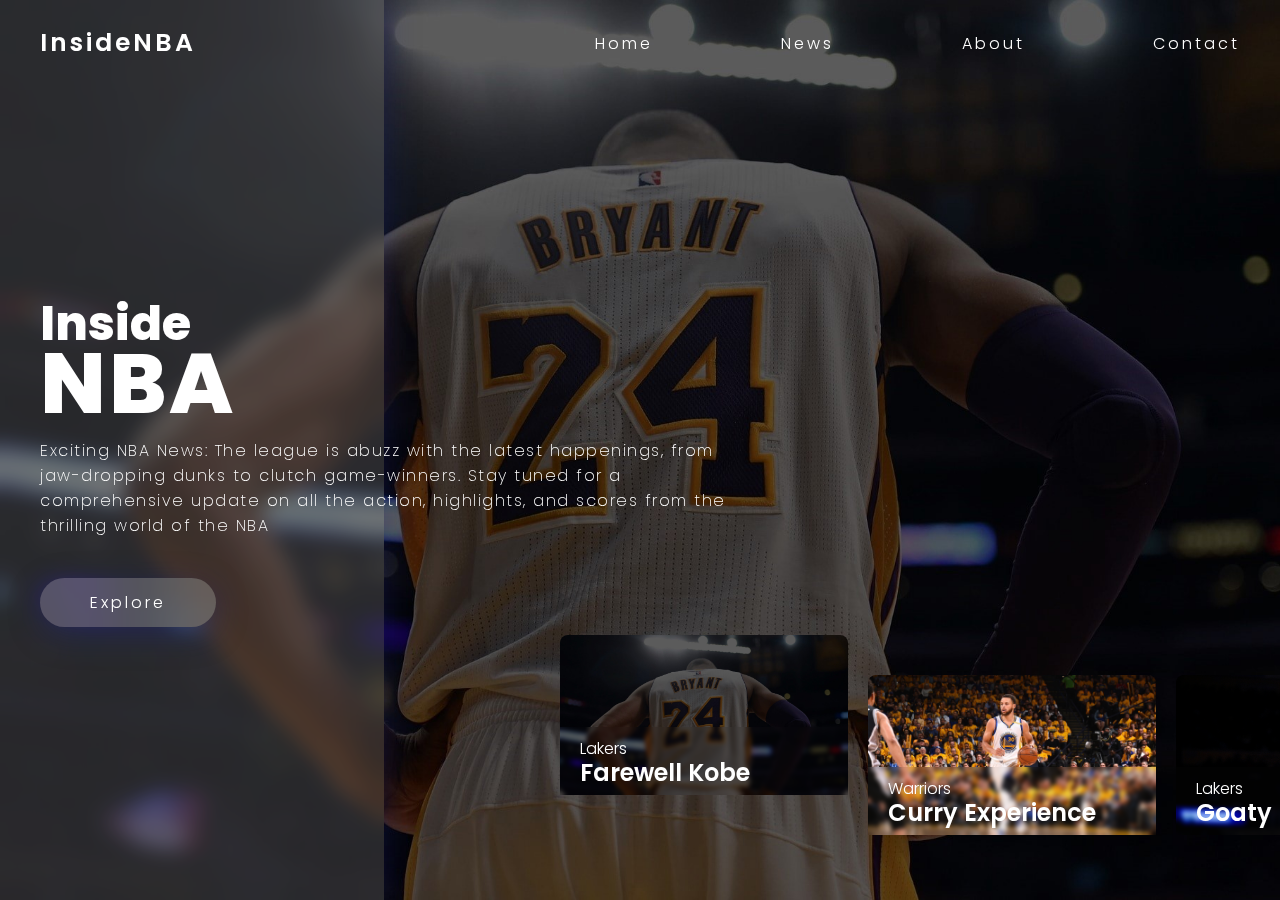
<file: index.html>
<!DOCTYPE html>
<html lang="en">
  <head>
    <meta charset="UTF-8" />
    <meta http-equiv="X-UA-Compatible" content="IE=edge" />
    <meta name="viewport" content="width=device-width, initial-scale=1.0" />
    <link rel="preconnect" href="https://fonts.googleapis.com" />
    <link rel="preconnect" href="https://fonts.gstatic.com" crossorigin />
    <link
      href="https://fonts.googleapis.com/css2?family=Poppins:ital,wght@0,100;0,200;0,300;0,400;0,500;0,700;1,300&display=swap"
      rel="stylesheet"
    />
    <link rel="stylesheet" href="styles.css" />
    <link href="https://unpkg.com/aos@2.3.1/dist/aos.css" rel="stylesheet" />
    <link rel="icon" type="image/x-icon" href="/tourist-boilerplate-main/assets/img/logo/1-removebg-preview.png">
    <title>InsideNBA</title>
  </head>
  <body>
    <div class="container">
      <div class="header">
        <div class="logo">insideNBA</div>
        <ul data-aos="fade-down" data-aos-duration="800">
          <li><a href="index.html" style="text-decoration:none; letter-spacing: 3px; font-weight: 300; font-size: 16px; color: #fff;">Home</a></li>
          <li><a href="news.html"  style="text-decoration:none; letter-spacing: 3px; font-weight: 300; font-size: 16px; color: #fff;">News</a></li>
          <li><a href="about.html"  style="text-decoration:none; letter-spacing: 3px; font-weight: 300; font-size: 16px; color: #fff;">About</a></li>
          <li><a href="news.html"  style="text-decoration:none; letter-spacing: 3px; font-weight: 300; font-size: 16px; color: #fff;">Contact</a></li>
        </ul>
      </div>
      <div
        class="banner"
        style="background-image: url('./assets/img/mayon/1.jpg')"
      >
        <div
          class="glass-wrapper"
          data-aos="fade-right"
          data-aos-delay="300"
          data-aos-duration="800"
        ></div>
      </div>
      <div class="hero-title">
        <p data-aos="fade-left" data-aos-delay="500" data-aos-duration="700">
          Inside
        </p>
        <p
          class="country"
          class="country"
          data-aos="fade-left"
          data-aos-delay="600"
          data-aos-duration="700"
        >
          NBA
        </p>
        <div
          class="details"
          class="details"
          data-aos="fade-left"
          data-aos-delay="700"
          data-aos-duration="700"
        >
        Exciting NBA News: The league is abuzz with the latest happenings, from jaw-dropping dunks to clutch game-winners. Stay tuned for a comprehensive update on all the action, highlights, and scores from the thrilling world of the NBA
        </div>
        <div
          class="explore"
          class="explore"
          data-aos="fade-left"
          data-aos-delay="800"
          data-aos-duration="700"
        >
          <button><a href="news.html" style="text-decoration:none; letter-spacing: 3px; font-weight: 300; font-size: 16px; color: #fff;">Explore</a></button>
        </div>
      </div>
      <div class="tourist-list">
        <ul class="place-list">
          <li
            class="active"
            data-aos="fade-down"
            data-aos-delay="600"
            data-aos-duration="700"
            data-img="./assets/img/mayon/1.jpg"
          >
            <div
              class="thumbnail"
              style="background: url('./assets/img/mayon/1.jpg')"
            >
              <div class="details">
               <a href="https://youtu.be/Eg0mxPXIpLY?si=DdWZkDEodqy44PsG" style="text-decoration:none;"><p class="province">Lakers</p></a> 
               <a href="https://youtu.be/Eg0mxPXIpLY?si=DdWZkDEodqy44PsG" style="text-decoration:none;"> <p class="place-name">Farewell Kobe</p></a>
              </div>
            </div>
          </li>
          <li
            data-img="./assets/img/bohol/steph.jpg"
            data-aos="fade-down"
            data-aos-delay="750"
            data-aos-duration="700"
          >
            <div
              class="thumbnail"
              style="background: url('./assets/img/bohol/steph.jpg')"
            >
              <div class="details">
                <a href="https://youtu.be/dbf-xGWJ4wA?si=5_md6jljIDFu0Bw3" style="text-decoration:none;"><p class="province">Warriors</p></a> 
                <a href="https://youtu.be/dbf-xGWJ4wA?si=5_md6jljIDFu0Bw3" style="text-decoration:none;"><p class="place-name">Curry Experience</p></a> 
              </div>
            </div>
          </li>
          <li
            data-img="./assets/img/palawan/lebron.jpg"
            data-aos="fade-down"
            data-aos-delay="850"
            data-aos-duration="700"
          >
            <div
              class="thumbnail"
              style="background: url('./assets/img/palawan/lebron.jpg')"
            >
              <div class="details">
                <a href="https://youtu.be/S9BwjJ6PfYs?si=y_vVLkCRibSGT5l_" style="text-decoration:none;"><p class="province">Lakers</p></a> 
                <a href="https://youtu.be/S9BwjJ6PfYs?si=y_vVLkCRibSGT5l_" style="text-decoration:none;"> <p class="place-name">Goaty Lebron?</p></a>
              </div>
            </div>
          </li>
        </ul>
      </div>
    </div>
  </body>
  <style></style>
  <script src="https://unpkg.com/aos@2.3.1/dist/aos.js"></script>
  <script>
    AOS.init();

    let places = document.querySelectorAll(".place-list li");
    let active = "/assets/img/mayon/mayon-1.webp";

    places.forEach((e) => {
      e.addEventListener("mouseenter", (event) => {
        places.forEach((e) => {
          e.classList.remove("active");
        });

        event.target.classList.add("active");
        active = event.target.getAttribute("data-img");
        let banner = document.querySelector(".banner");
        banner.style.backgroundImage = `url('${active}')`;
      });
    });
  </script>
</html>
</file>
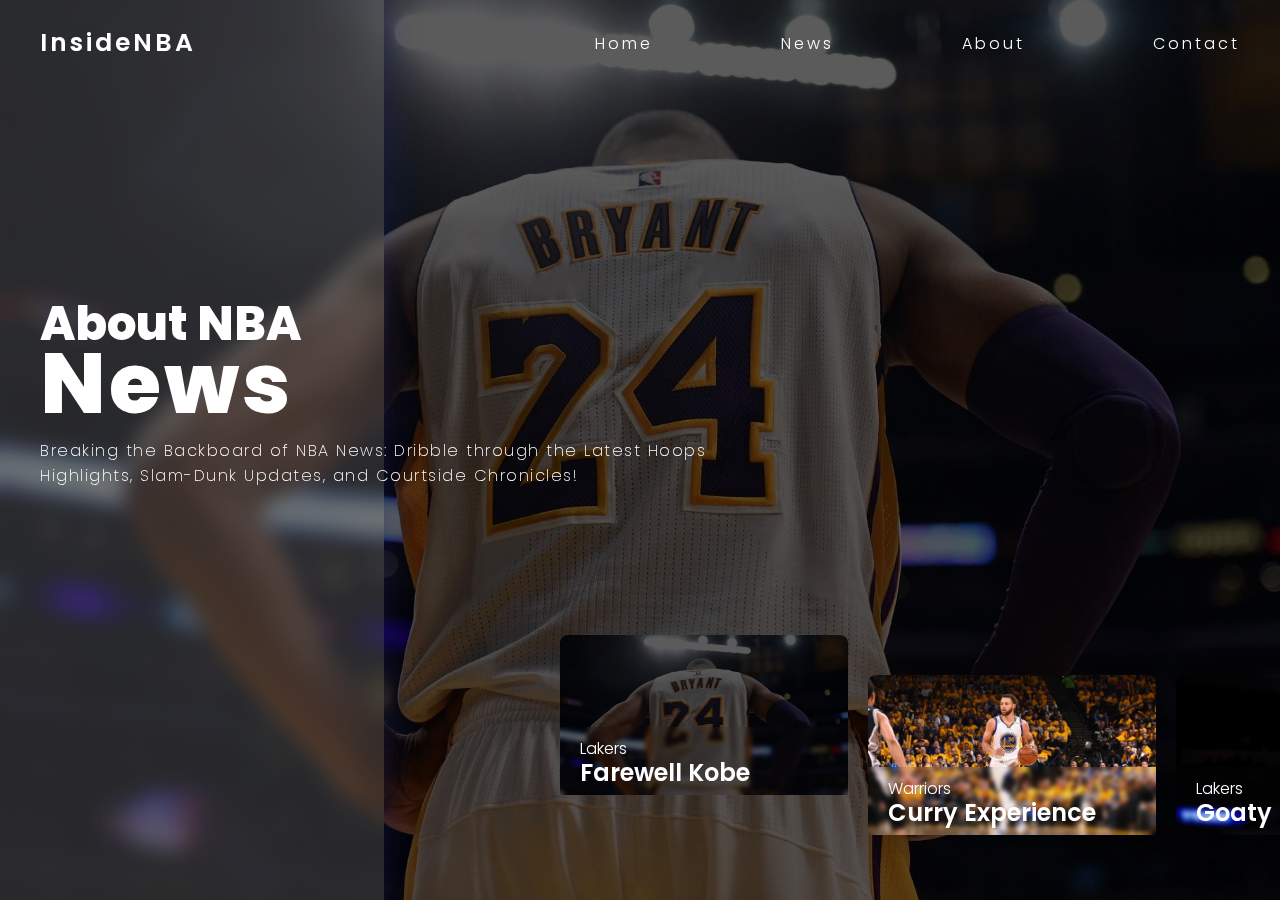
<file: about.html>
<!DOCTYPE html>
<html lang="en">
  <head>
    <meta charset="UTF-8" />
    <meta http-equiv="X-UA-Compatible" content="IE=edge" />
    <meta name="viewport" content="width=device-width, initial-scale=1.0" />
    <link rel="preconnect" href="https://fonts.googleapis.com" />
    <link rel="preconnect" href="https://fonts.gstatic.com" crossorigin />
    <link
      href="https://fonts.googleapis.com/css2?family=Poppins:ital,wght@0,100;0,200;0,300;0,400;0,500;0,700;1,300&display=swap"
      rel="stylesheet"
    />
    <link rel="stylesheet" href="styles.css" />
    <link href="https://unpkg.com/aos@2.3.1/dist/aos.css" rel="stylesheet" />
    <link rel="icon" type="image/x-icon" href="/tourist-boilerplate-main/assets/img/logo/1-removebg-preview.png">
    <title>InsideNBA</title>
  </head>
  <body>
    <div class="container">
      <div class="header">
        <div class="logo">insideNBA</div>
        <ul data-aos="fade-down" data-aos-duration="800">
          <li><a href="index.html" style="text-decoration:none; letter-spacing: 3px; font-weight: 300; font-size: 16px; color: #fff;">Home</a></li>
          <li><a href="news.html"  style="text-decoration:none; letter-spacing: 3px; font-weight: 300; font-size: 16px; color: #fff;">News</a></li>
          <li><a href="news.html"  style="text-decoration:none; letter-spacing: 3px; font-weight: 300; font-size: 16px; color: #fff;">About</a></li>
          <li><a href="news.html"  style="text-decoration:none; letter-spacing: 3px; font-weight: 300; font-size: 16px; color: #fff;">Contact</a></li>
        </ul>
      </div>
      <div
        class="banner"
        style="background-image: url('./assets/img/mayon/1.jpg')"
      >
        <div
          class="glass-wrapper"
          data-aos="fade-right"
          data-aos-delay="300"
          data-aos-duration="800"
        ></div>
      </div>
      <div class="hero-title">
        <p data-aos="fade-left" data-aos-delay="500" data-aos-duration="700">
          About NBA
        </p>
        <p
          class="country"
          class="country"
          data-aos="fade-left"
          data-aos-delay="600"
          data-aos-duration="700"
        >
          News
        </p>
        <div
          class="details"
          class="details"
          data-aos="fade-left"
          data-aos-delay="700"
          data-aos-duration="700"
        >
        Breaking the Backboard of NBA News: Dribble through the Latest Hoops Highlights, Slam-Dunk Updates, and Courtside Chronicles!
        </div>
      </div>
      <div class="tourist-list">
        <ul class="place-list">
          <li
            class="active"
            data-aos="fade-down"
            data-aos-delay="600"
            data-aos-duration="700"
            data-img="./assets/img/mayon/1.jpg"
          >
            <div
              class="thumbnail"
              style="background: url('./assets/img/mayon/1.jpg')"
            >
              <div class="details">
                <p class="province">Lakers</p>
                <p class="place-name">Farewell Kobe</p>
              </div>
            </div>
          </li>
          <li
            data-img="./assets/img/bohol/steph.jpg"
            data-aos="fade-down"
            data-aos-delay="750"
            data-aos-duration="700"
          >
            <div
              class="thumbnail"
              style="background: url('./assets/img/bohol/steph.jpg')"
            >
              <div class="details">
                <p class="province">Warriors</p>
                <p class="place-name">Curry Experience</p>
              </div>
            </div>
          </li>
          <li
            data-img="./assets/img/palawan/lebron.jpg"
            data-aos="fade-down"
            data-aos-delay="850"
            data-aos-duration="700"
          >
            <div
              class="thumbnail"
              style="background: url('./assets/img/palawan/lebron.jpg')"
            >
              <div class="details">
                <p class="province">Lakers</p>
                <p class="place-name">Goaty LebronT?</p>
              </div>
            </div>
          </li>
        </ul>
      </div>
    </div>
  </body>
  <style></style>
  <script src="https://unpkg.com/aos@2.3.1/dist/aos.js"></script>
  <script>
    AOS.init();

    let places = document.querySelectorAll(".place-list li");
    let active = "/assets/img/mayon/mayon-1.webp";

    places.forEach((e) => {
      e.addEventListener("mouseenter", (event) => {
        places.forEach((e) => {
          e.classList.remove("active");
        });

        event.target.classList.add("active");
        active = event.target.getAttribute("data-img");
        let banner = document.querySelector(".banner");
        banner.style.backgroundImage = `url('${active}')`;
      });
    });
  </script>
</html>
</file>
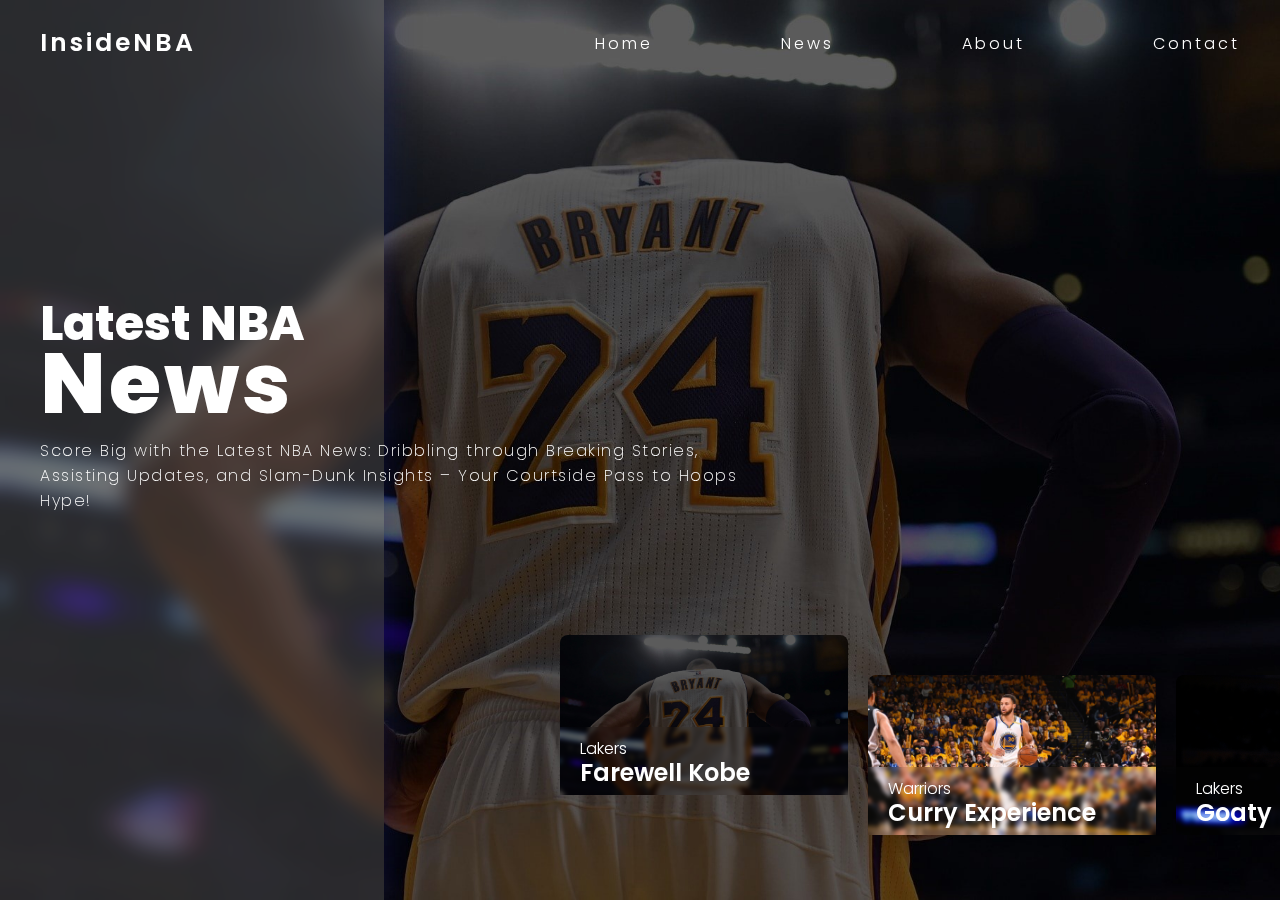
<file: news.html>
<!DOCTYPE html>
<html lang="en">
  <head>
    <meta charset="UTF-8" />
    <meta http-equiv="X-UA-Compatible" content="IE=edge" />
    <meta name="viewport" content="width=device-width, initial-scale=1.0" />
    <link rel="preconnect" href="https://fonts.googleapis.com" />
    <link rel="preconnect" href="https://fonts.gstatic.com" crossorigin />
    <link
      href="https://fonts.googleapis.com/css2?family=Poppins:ital,wght@0,100;0,200;0,300;0,400;0,500;0,700;1,300&display=swap"
      rel="stylesheet"
    />
    <link rel="stylesheet" href="styles.css" />
    <link href="https://unpkg.com/aos@2.3.1/dist/aos.css" rel="stylesheet" />
    <link rel="icon" type="image/x-icon" href="/tourist-boilerplate-main/assets/img/logo/1-removebg-preview.png">
    <title>InsideNBA</title>
  </head>
  <body>
    <div class="container">
      <div class="header">
        <div class="logo">insideNBA</div>
        <ul data-aos="fade-down" data-aos-duration="800">
          <li><a href="index.html" style="text-decoration:none; letter-spacing: 3px; font-weight: 300; font-size: 16px; color: #fff;">Home</a></li>
          <li><a href="news.html"  style="text-decoration:none; letter-spacing: 3px; font-weight: 300; font-size: 16px; color: #fff;">News</a></li>
          <li><a href="about.html"  style="text-decoration:none; letter-spacing: 3px; font-weight: 300; font-size: 16px; color: #fff;">About</a></li>
          <li><a href="news.html"  style="text-decoration:none; letter-spacing: 3px; font-weight: 300; font-size: 16px; color: #fff;">Contact</a></li>
        </ul>
      </div>
      <div
        class="banner"
        style="background-image: url('./assets/img/mayon/1.jpg')"
      >
        <div
          class="glass-wrapper"
          data-aos="fade-right"
          data-aos-delay="300"
          data-aos-duration="800"
        ></div>
      </div>
      <div class="hero-title">
        <p data-aos="fade-left" data-aos-delay="500" data-aos-duration="700">
          Latest NBA
        </p>
        <p
          class="country"
          class="country"
          data-aos="fade-left"
          data-aos-delay="600"
          data-aos-duration="700"
        >
          News
        </p>
        <div
          class="details"
          class="details"
          data-aos="fade-left"
          data-aos-delay="700"
          data-aos-duration="700"
        >
        Score Big with the Latest NBA News: Dribbling through Breaking Stories, Assisting Updates, and Slam-Dunk Insights – Your Courtside Pass to Hoops Hype!
        </div>
      </div>
      <div class="tourist-list">
        <ul class="place-list">
          <li
            class="active"
            data-aos="fade-down"
            data-aos-delay="600"
            data-aos-duration="700"
            data-img="./assets/img/mayon/1.jpg"
          >
            <div
              class="thumbnail"
              style="background: url('./assets/img/mayon/1.jpg')"
            >
            <div class="details">
              <a href="https://youtu.be/Eg0mxPXIpLY?si=DdWZkDEodqy44PsG" style="text-decoration:none;"><p class="province">Lakers</p></a> 
              <a href="https://youtu.be/Eg0mxPXIpLY?si=DdWZkDEodqy44PsG" style="text-decoration:none;"> <p class="place-name">Farewell Kobe</p></a>
             </div>
            </div>
          </li>
          <li
            data-img="./assets/img/bohol/steph.jpg"
            data-aos="fade-down"
            data-aos-delay="750"
            data-aos-duration="700"
          >
            <div
              class="thumbnail"
              style="background: url('./assets/img/bohol/steph.jpg')"
            >
            <div class="details">
              <a href="https://youtu.be/dbf-xGWJ4wA?si=5_md6jljIDFu0Bw3" style="text-decoration:none;"><p class="province">Warriors</p></a> 
              <a href="https://youtu.be/dbf-xGWJ4wA?si=5_md6jljIDFu0Bw3" style="text-decoration:none;"><p class="place-name">Curry Experience</p></a> 
            </div>
            </div>
          </li>
          <li
            data-img="./assets/img/palawan/lebron.jpg"
            data-aos="fade-down"
            data-aos-delay="850"
            data-aos-duration="700"
          >
            <div
              class="thumbnail"
              style="background: url('./assets/img/palawan/lebron.jpg')"
            >
            <div class="details">
              <a href="https://youtu.be/S9BwjJ6PfYs?si=y_vVLkCRibSGT5l_" style="text-decoration:none;"><p class="province">Lakers</p></a> 
              <a href="https://youtu.be/S9BwjJ6PfYs?si=y_vVLkCRibSGT5l_" style="text-decoration:none;"> <p class="place-name">Goaty Lebron?</p></a>
            </div>
            </div>
          </li>
        </ul>
      </div>
    </div>
  </body>
  <style></style>
  <script src="https://unpkg.com/aos@2.3.1/dist/aos.js"></script>
  <script>
    AOS.init();

    let places = document.querySelectorAll(".place-list li");
    let active = "/assets/img/mayon/mayon-1.webp";

    places.forEach((e) => {
      e.addEventListener("mouseenter", (event) => {
        places.forEach((e) => {
          e.classList.remove("active");
        });

        event.target.classList.add("active");
        active = event.target.getAttribute("data-img");
        let banner = document.querySelector(".banner");
        banner.style.backgroundImage = `url('${active}')`;
      });
    });
  </script>
</html>
</file>
<file: styles.css>
* {
  margin: 0px;
  padding: 0px;
  font-family: "Poppins", sans-serif;
}

.header {
  padding: 1.5rem;
  display: flex;
  justify-content: space-between;
  max-width: 1200px;
  margin: 0px auto;
  align-items: center;
}

.header .logo {
  text-transform: capitalize;
  letter-spacing: 3px;
  font-weight: 600;
  font-size: 25px;
  color: #fff;
}

.header ul {
  display: flex;
  list-style: none;
  gap: 8rem;
  letter-spacing: 3px;
  font-weight: 300;
  font-size: 16px;
  color: #fff;
}

.banner {
  background-size: cover;
  height: 100%;
  width: 100%;
  position: absolute;
  top: 0;
  z-index: -1;
  transition: 2s ease;
}

.banner .glass-wrapper {
  width: 30%;
  height: 100%;
  background: rgba(255, 255, 255, 0.15);
  box-shadow: 0 0px 32px 0 rgba(31, 38, 135, 0.37);
  backdrop-filter: blur(10px);
  -webkit-backdrop-filter: blur(10px);
}

.hero-title {
  max-width: 1200px;
  margin: 0px auto;
  padding-top: 13rem;
}

.hero-title p {
  font-size: 47px;
  font-weight: 800;
  line-height: 60px;
  color: #fff;
}

.hero-title .country {
  font-size: 85px;
  letter-spacing: 3px;
}

.hero-title .details {
  width: 60%;
  padding-top: 1.5rem;
  color: #fff;
  font-weight: 200;
  letter-spacing: 1.5px;
  padding-bottom: 2.5rem;
}

.hero-title .explore button {
  background: rgba(189, 189, 189, 0.299);
  box-shadow: 0 8px 32px 0 rgba(31, 38, 135, 0.37);
  backdrop-filter: blur(20px);
  -webkit-backdrop-filter: blur(20px);
  border: none;
  color: #fff;
  padding: 12px 50px;
  border-radius: 50px;
  letter-spacing: 1.5px;
  cursor: pointer;
}

.tourist-list {
  bottom: 25px;
  position: absolute;
  left: 35rem;
}

.tourist-list p {
  color: #fff;
  padding-left: 20px;
  margin-bottom: auto;
  line-height: 24px;
}

.tourist-list ul {
  display: flex;
  gap: 20px;
  list-style: none;
  width: 65vw;
  height: 15rem;
  align-items: center;
}

.tourist-list .thumbnail {
  display: flex;
  height: 10rem;
  width: 18rem;
  background-size: cover !important;
  border-radius: 8px;
  flex-direction: column;
}

.tourist-list .thumbnail .details {
  margin-top: auto;
  padding: 10px 0px;
  background: rgba(38, 38, 38, 0.05);
  backdrop-filter: blur(2px);
  -webkit-backdrop-filter: blur(2px);
}

.details .place-name {
  font-size: 24px;
  font-weight: 600;
}

.details .province {
  font-weight: 300;
}

.tourist-list .active {
  margin-top: -5rem;
}
</file>
